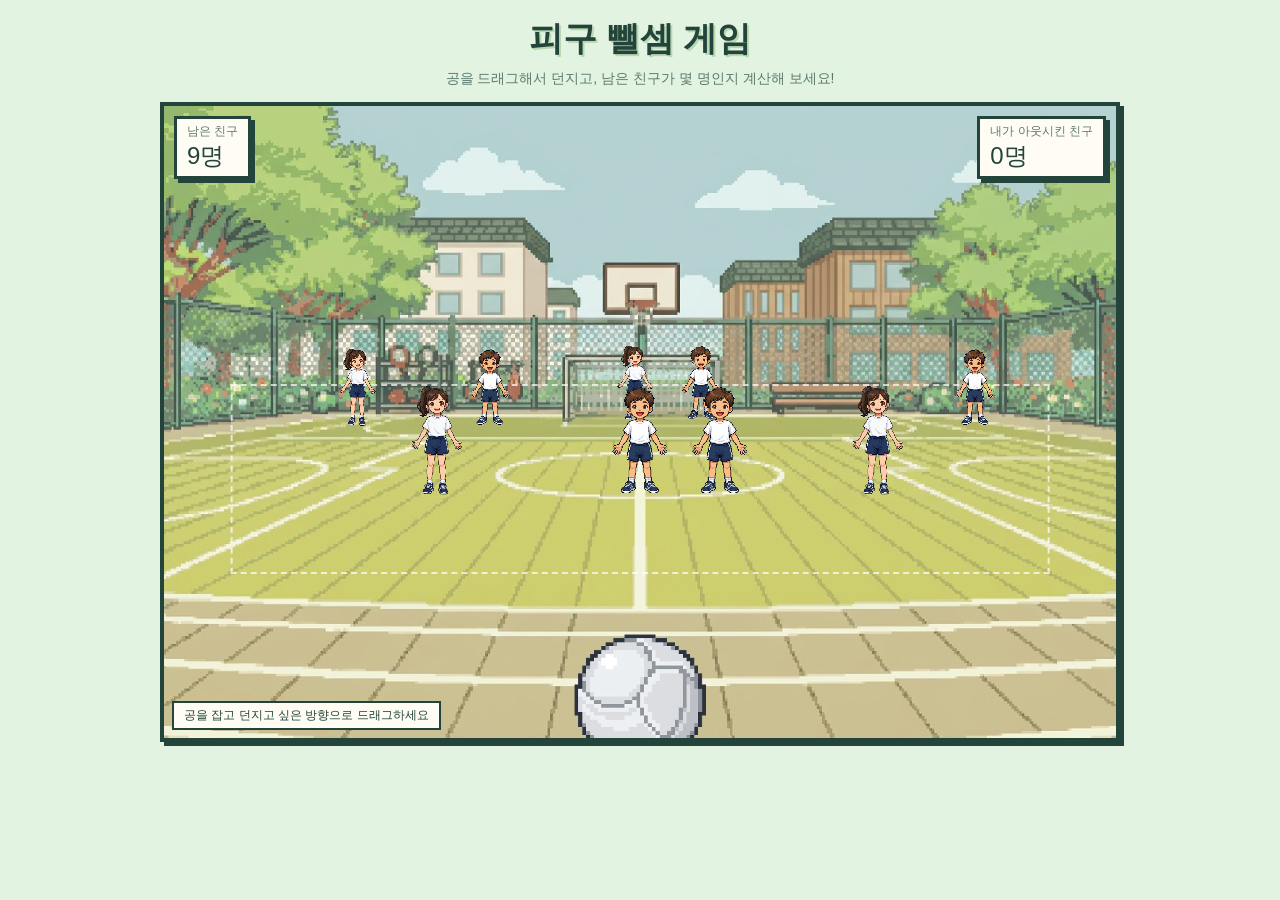
<file: games/dodgeball/index.html>
<!doctype html>
<html lang="ko">
<head>
  <meta charset="utf-8">
  <meta name="viewport" content="width=device-width,initial-scale=1,maximum-scale=1,user-scalable=no">
  <title>피구 뺄셈 게임 | 공 던지고 남은 친구 세기</title>
  <!--
    피구 뺄셈 게임 (hangeoleumdodgeball의 DodgeballGame.tsx를 빌드 없이 돌아가도록 옮긴 것)
    공을 드래그해 상대편 친구를 맞히고, 남은 친구 수를 계산해 입력하면 다음 공을 던질 수 있어요.
  -->
  <style>
    :root { --bg: #e3f3e1; --ink: #23443a; --soft: #5d7a70; --card: #fffdf3; --line: #23443a; --main: #1f7a66; --no: #c8443c; --second: #cfe9c6; }
    * { box-sizing: border-box; }
    html, body { margin: 0; min-height: 100%; background: var(--bg); color: var(--ink); font-family: 'Jua', 'Gowun Dodum', 'Apple SD Gothic Neo', sans-serif; }
    button, input { font: inherit; color: inherit; }
    main { padding: 16px 10px 24px; }
    header { text-align: center; margin: 0 auto 14px; max-width: 960px; }
    h1 { margin: 0; font-size: clamp(22px, 5vw, 34px); text-shadow: 2px 2px 0 #b9d8b0; }
    header p { margin: 8px 0 0; font-size: 14px; color: var(--soft); }
    .game { margin: 0 auto; width: 100%; max-width: 960px; }
    .game img { image-rendering: pixelated; }
    .field { position: relative; width: 100%; aspect-ratio: 3 / 2; overflow: hidden; border: 4px solid var(--line); box-shadow: 4px 4px 0 var(--line); touch-action: none; user-select: none; -webkit-user-select: none; }
    .field > img, .field > svg, .field > .zone { position: absolute; pointer-events: none; }
    .court { inset: 0; width: 100%; height: 100%; object-fit: cover; }
    .zone { left: 50%; top: 44%; width: 86%; height: 30%; transform: translateX(-50%); border: 2px dashed rgba(255, 255, 255, .7); }
    .kid { transform-origin: bottom; transition: opacity .5s; }
    .aim { inset: 0; width: 100%; height: 100%; }
    .panel { border: 3px solid var(--line); box-shadow: 4px 4px 0 var(--line); background: var(--card); }
    .hud { position: absolute; inset: 0 0 auto; display: flex; justify-content: space-between; gap: 8px; padding: 10px; pointer-events: none; }
    .hud .panel { padding: 4px 10px; }
    .hud small { display: block; font-size: 12px; color: var(--soft); }
    .hud b { font-size: 24px; font-weight: 400; }
    .tip { position: absolute; left: 8px; bottom: 8px; max-width: 70%; margin: 0; padding: 4px 10px; border: 2px solid var(--line); background: var(--card); font-size: 12px; pointer-events: none; }
    .toast { position: absolute; top: 50%; left: 50%; transform: translate(-50%, -50%); width: max-content; max-width: 90%; margin: 0; padding: 12px 16px; text-align: center; font-size: 16px; pointer-events: none; }
    /* 좁은 화면에서도 문제 창이 잘리지 않게 화면 전체를 덮어요. */
    .cover { position: fixed; inset: 0; z-index: 5; display: flex; align-items: center; justify-content: center; padding: 10px; background: rgba(35, 68, 58, .5); }
    .cover .panel { width: 100%; max-width: 480px; max-height: 100%; overflow: auto; padding: 14px; text-align: center; }
    .cover h2 { margin: 4px 0 0; font-size: 21px; font-weight: 400; }
    .lead { margin: 0; font-size: 14px; color: var(--main); }
    .lineup { display: flex; flex-wrap: wrap; align-items: flex-end; justify-content: center; gap: 4px; margin-top: 10px; padding: 8px; border: 2px solid var(--line); background: var(--second); }
    .lineup span { position: relative; width: 36px; height: 64px; }
    .lineup img { width: 100%; height: 100%; object-fit: contain; }
    .lineup .hit img { opacity: .35; transform: rotate(-25deg) translateY(6px); filter: grayscale(1); }
    .lineup .hit::after { content: '✕'; position: absolute; inset: 0; display: flex; align-items: center; justify-content: center; font-size: 26px; color: var(--no); }
    .note { margin: 6px 0 0; font-size: 12px; color: var(--soft); }
    .sum { margin: 10px 0 0; font-size: 26px; }
    .answer { margin-top: 10px; width: 128px; padding: 8px 16px; border: 2px solid var(--line); background: #fff; text-align: center; font-size: 26px; outline: none; }
    .answer:focus { border-color: var(--main); }
    .wrong { margin: 8px 0 0; font-size: 14px; color: var(--no); }
    .btn { display: block; width: 100%; margin-top: 10px; padding: 12px; border: 2px solid var(--line); box-shadow: 4px 4px 0 var(--line); background: var(--main); color: #fff; font-size: 17px; cursor: pointer; }
    .btn:active { transform: translate(2px, 2px); box-shadow: none; }
    @media (prefers-reduced-motion: reduce) { .kid { transition: none; } }
  </style>
</head>
<body>
  <main>
    <header>
      <h1>피구 뺄셈 게임</h1>
      <p>공을 드래그해서 던지고, 남은 친구가 몇 명인지 계산해 보세요!</p>
    </header>
    <div class="game"><div class="field" id="field"></div></div>
  </main>

  <script>
    // 앞줄/뒷줄에 겹치게 배치 + 좌우로 움직이는 범위
    const LAYOUT = [
      { x: 24, y: 51, vx: 0.16, minX: 18, maxX: 40 },
      { x: 28, y: 51, vx: -0.12, minX: 20, maxX: 42 },
      { x: 50, y: 50, vx: 0.1, minX: 44, maxX: 62 },
      { x: 54, y: 50, vx: -0.18, minX: 46, maxX: 64 },
      { x: 78, y: 51, vx: 0.14, minX: 70, maxX: 86 },
      { x: 32, y: 62, vx: -0.2, minX: 24, maxX: 46 },
      { x: 36, y: 62, vx: 0.22, minX: 26, maxX: 50 },
      { x: 64, y: 62, vx: 0.17, minX: 56, maxX: 82 },
      { x: 68, y: 62, vx: -0.15, minX: 58, maxX: 84 },
    ];
    const BALL_HOME = { x: 50, y: 94 };
    const depthScale = (y) => 0.42 + ((y - 46) / 26) * 0.5;
    const clampScale = (y) => Math.max(0.3, Math.min(1.25, depthScale(y)));
    const makeKids = () => LAYOUT.map((p, i) => ({ ...p, id: i, img: i % 2 === 0 ? 'kid1.png' : 'kid2.png', out: false }));

    const field = document.getElementById('field');
    const S = { kids: makeKids(), ball: { ...BALL_HOME }, aim: null, phase: 'aim', outCount: 0, quiz: null, feedback: null, toast: null };
    let toastTimer = null;

    /* ---------- 그리기: 코트·친구·공은 한 번 만들고 위치만 바꿔요 ---------- */
    field.innerHTML = `
      <img class="court" src="court.jpg" alt="햇살 가득한 학교 운동장 피구 코트" draggable="false">
      <div class="zone"></div>
      ${S.kids.map((k) => `<img class="kid" data-kid="${k.id}" src="${k.img}" alt="상대편 친구" draggable="false">`).join('')}
      <svg class="aim" viewBox="0 0 100 100" preserveAspectRatio="none"><line id="aim-line" stroke="#fff" stroke-width="0.6" stroke-dasharray="2 2" visibility="hidden"/></svg>
      <img id="ball" src="ball.png" alt="피구공" draggable="false">
      <div class="hud">
        <div class="panel"><small>남은 친구</small><b id="alive"></b></div>
        <div class="panel"><small>내가 아웃시킨 친구</small><b id="outs"></b></div>
      </div>
      <div id="layer"></div>`;
    const kidEls = [...field.querySelectorAll('.kid')];
    const ballEl = document.getElementById('ball');
    const aimLine = document.getElementById('aim-line');
    const layer = document.getElementById('layer');

    function paintSprites() {
      S.kids.forEach((k, i) => {
        const s = depthScale(k.y);
        const el = kidEls[i];
        el.style.left = k.x + '%';
        el.style.top = k.y + '%';
        el.style.width = 11 * s + '%';
        el.style.transform = `translate(-50%, -100%) scale(${k.out ? 0.4 : 1}) rotate(${k.out ? -75 : 0}deg)`;
        el.style.opacity = k.out ? 0 : 1;
      });
      ballEl.style.cssText = `position:absolute;pointer-events:none;left:${S.ball.x}%;top:${S.ball.y}%;width:${13 * clampScale(S.ball.y)}%;transform:translate(-50%,-50%)`;
      if (S.aim) {
        aimLine.setAttribute('x1', BALL_HOME.x); aimLine.setAttribute('y1', BALL_HOME.y);
        aimLine.setAttribute('x2', S.aim.x); aimLine.setAttribute('y2', S.aim.y);
      }
      aimLine.setAttribute('visibility', S.aim ? 'visible' : 'hidden');
    }

    function paintLayer() {
      const alive = S.kids.filter((k) => !k.out);
      document.getElementById('alive').textContent = alive.length + '명';
      document.getElementById('outs').textContent = S.outCount + '명';
      let html = '';
      if (S.phase === 'aim') html += '<p class="tip">공을 잡고 던지고 싶은 방향으로 드래그하세요</p>';
      if (S.toast) html += `<p class="toast panel">${S.toast}</p>`;
      if (S.phase === 'quiz' && S.quiz) {
        const n = S.quiz.hitIds.length;
        html += `<div class="cover"><div class="panel">
          <p class="lead">공이 ${n === 1 ? '명중' : n + '명에게 명중'}했어요!</p>
          <h2>몇 명이 남았을까요?</h2>
          <div class="lineup">${alive.map((k) => `<span class="${S.quiz.hitIds.includes(k.id) ? 'hit' : ''}"><img src="${k.img}" alt="${S.quiz.hitIds.includes(k.id) ? '아웃되는 친구' : '남는 친구'}"></span>`).join('')}</div>
          <p class="note">✕ 표시된 ${n}명이 코트 밖으로 나가요</p>
          <p class="sum">${S.quiz.before} − ${n} = ?</p>
          <input class="answer" id="answer" inputmode="numeric" placeholder="?" aria-label="남은 친구 수" autocomplete="off">
          ${S.feedback ? `<p class="wrong">${S.feedback}</p>` : ''}
          <button class="btn" id="submit">정답 확인하고 공 받기</button>
        </div></div>`;
      }
      if (S.phase === 'done') {
        html += `<div class="cover"><div class="panel">
          <h2>전부 아웃! 우리 팀 승리 🎉</h2>
          <p class="note" style="font-size:15px">${S.outCount}명을 맞히고 계산도 모두 맞혔어요.</p>
          <button class="btn" id="reset">다시 하기</button>
        </div></div>`;
      }
      layer.innerHTML = html;
      const input = document.getElementById('answer');
      if (input) input.focus();
    }

    function setToast(msg) {
      S.toast = msg;
      clearTimeout(toastTimer);
      toastTimer = setTimeout(() => { S.toast = null; paintLayer(); }, 1800);
    }

    /* ---------- 아이들이 좌우로 움직임 ---------- */
    (function tick() {
      if (S.phase === 'aim' || S.phase === 'fly') {
        S.kids.forEach((k) => {
          if (k.out) return;
          k.x += k.vx;
          if (k.x < k.minX) { k.x = k.minX; k.vx = -k.vx; }
          else if (k.x > k.maxX) { k.x = k.maxX; k.vx = -k.vx; }
        });
        paintSprites();
      }
      requestAnimationFrame(tick);
    })();

    /* ---------- 공 던지기 ---------- */
    function throwBall(dirX, dirY) {
      const len = Math.hypot(dirX, dirY) || 1;
      const speed = 1.55;
      const vx = (dirX / len) * speed;
      let vy = (dirY / len) * speed;
      if (vy > -0.2) vy = -0.2;
      let x = BALL_HOME.x, y = BALL_HOME.y;
      S.phase = 'fly';
      paintLayer();

      const inBody = (k, px, py) => {
        const ks = depthScale(k.y);
        const halfW = 6.5 * ks;
        return px > k.x - halfW && px < k.x + halfW && py < k.y + 2 && py > k.y - 26 * ks;
      };

      (function step() {
        x += vx; y += vy;
        S.ball = { x, y };
        const s = clampScale(y);
        const direct = S.kids.filter((k) => !k.out && inBody(k, x, y) && Math.abs(s - depthScale(k.y)) < 0.35);
        // 겹쳐 서 있는 친구들은 공 하나로 함께 맞아요
        const hits = direct.length
          ? S.kids.filter((k) => !k.out && direct.some((d) =>
              Math.abs(k.x - d.x) < 6.5 * (depthScale(k.y) + depthScale(d.y)) * 0.5 + 2 && Math.abs(k.y - d.y) < 6))
          : [];

        if (hits.length) {
          S.quiz = { before: S.kids.filter((k) => !k.out).length, hitIds: hits.map((h) => h.id) };
          S.feedback = null;
          S.phase = 'quiz';
          paintSprites();
          return paintLayer();
        }
        if (y < 42 || x < -5 || x > 105) {
          S.ball = { ...BALL_HOME };
          S.phase = 'aim';
          setToast('아쉽다! 빗나갔어요. 다시 던져볼까요?');
          paintSprites();
          return paintLayer();
        }
        requestAnimationFrame(step);
      })();
    }

    const toPct = (e) => {
      const r = field.getBoundingClientRect();
      return { x: ((e.clientX - r.left) / r.width) * 100, y: ((e.clientY - r.top) / r.height) * 100 };
    };
    field.addEventListener('pointerdown', (e) => {
      if (S.phase !== 'aim') return;
      S.aim = toPct(e);
    });
    field.addEventListener('pointermove', (e) => {
      if (S.phase !== 'aim' || !S.aim) return;
      S.aim = toPct(e);
    });
    const release = () => {
      if (S.phase !== 'aim' || !S.aim) return;
      const dx = S.aim.x - BALL_HOME.x, dy = S.aim.y - BALL_HOME.y;
      S.aim = null;
      if (Math.hypot(dx, dy) < 6) return;
      throwBall(dx, dy);
    };
    field.addEventListener('pointerup', release);
    field.addEventListener('pointercancel', () => { S.aim = null; });

    /* ---------- 계산 문제 ---------- */
    function submit() {
      if (!S.quiz) return;
      const input = document.getElementById('answer');
      const n = S.quiz.hitIds.length;
      const correct = S.quiz.before - n;
      if (input.value !== '' && Number(input.value) === correct) {
        S.kids.forEach((k) => { if (S.quiz.hitIds.includes(k.id)) k.out = true; });
        S.outCount += n;
        S.quiz = null;
        S.ball = { ...BALL_HOME };
        S.phase = correct === 0 ? 'done' : 'aim';
        if (correct !== 0) setToast('정답! 공을 한 번 더 던질 수 있어요.');
      } else {
        S.feedback = '다시 세어볼까요? 아웃된 친구를 빼면 몇 명일까요?';
      }
      paintSprites();
      paintLayer();
    }

    layer.addEventListener('click', (e) => {
      if (e.target.id === 'submit') return submit();
      if (e.target.id === 'reset') {
        Object.assign(S, { kids: makeKids(), outCount: 0, ball: { ...BALL_HOME }, quiz: null, phase: 'aim' });
        paintSprites();
        paintLayer();
      }
    });
    layer.addEventListener('input', (e) => {
      if (e.target.id === 'answer') e.target.value = e.target.value.replace(/\D/g, '');
    });
    layer.addEventListener('keydown', (e) => {
      if (e.target.id === 'answer' && e.key === 'Enter') submit();
    });
    // 문제 창 위를 누를 때 조준이 시작되지 않게 해요.
    layer.addEventListener('pointerdown', (e) => e.stopPropagation());

    paintSprites();
    paintLayer();
  </script>
</body>
</html>
</file>
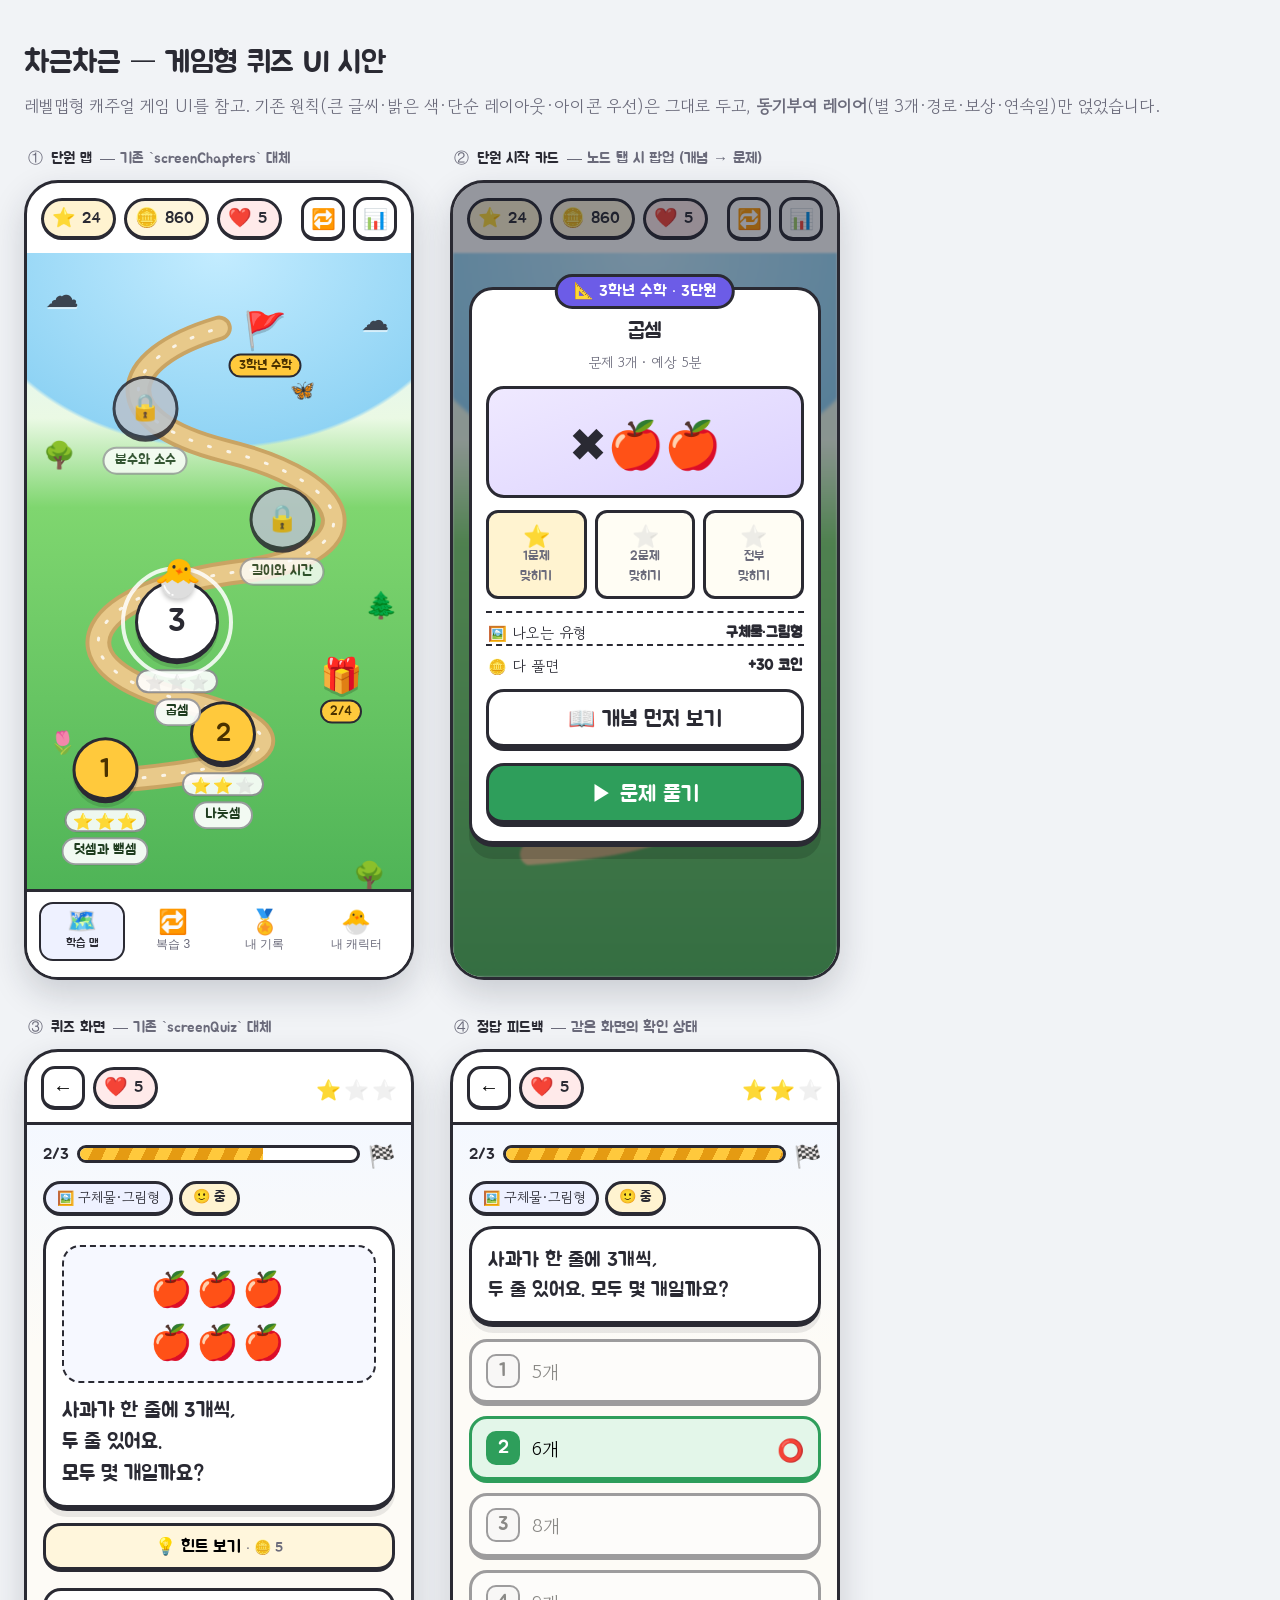
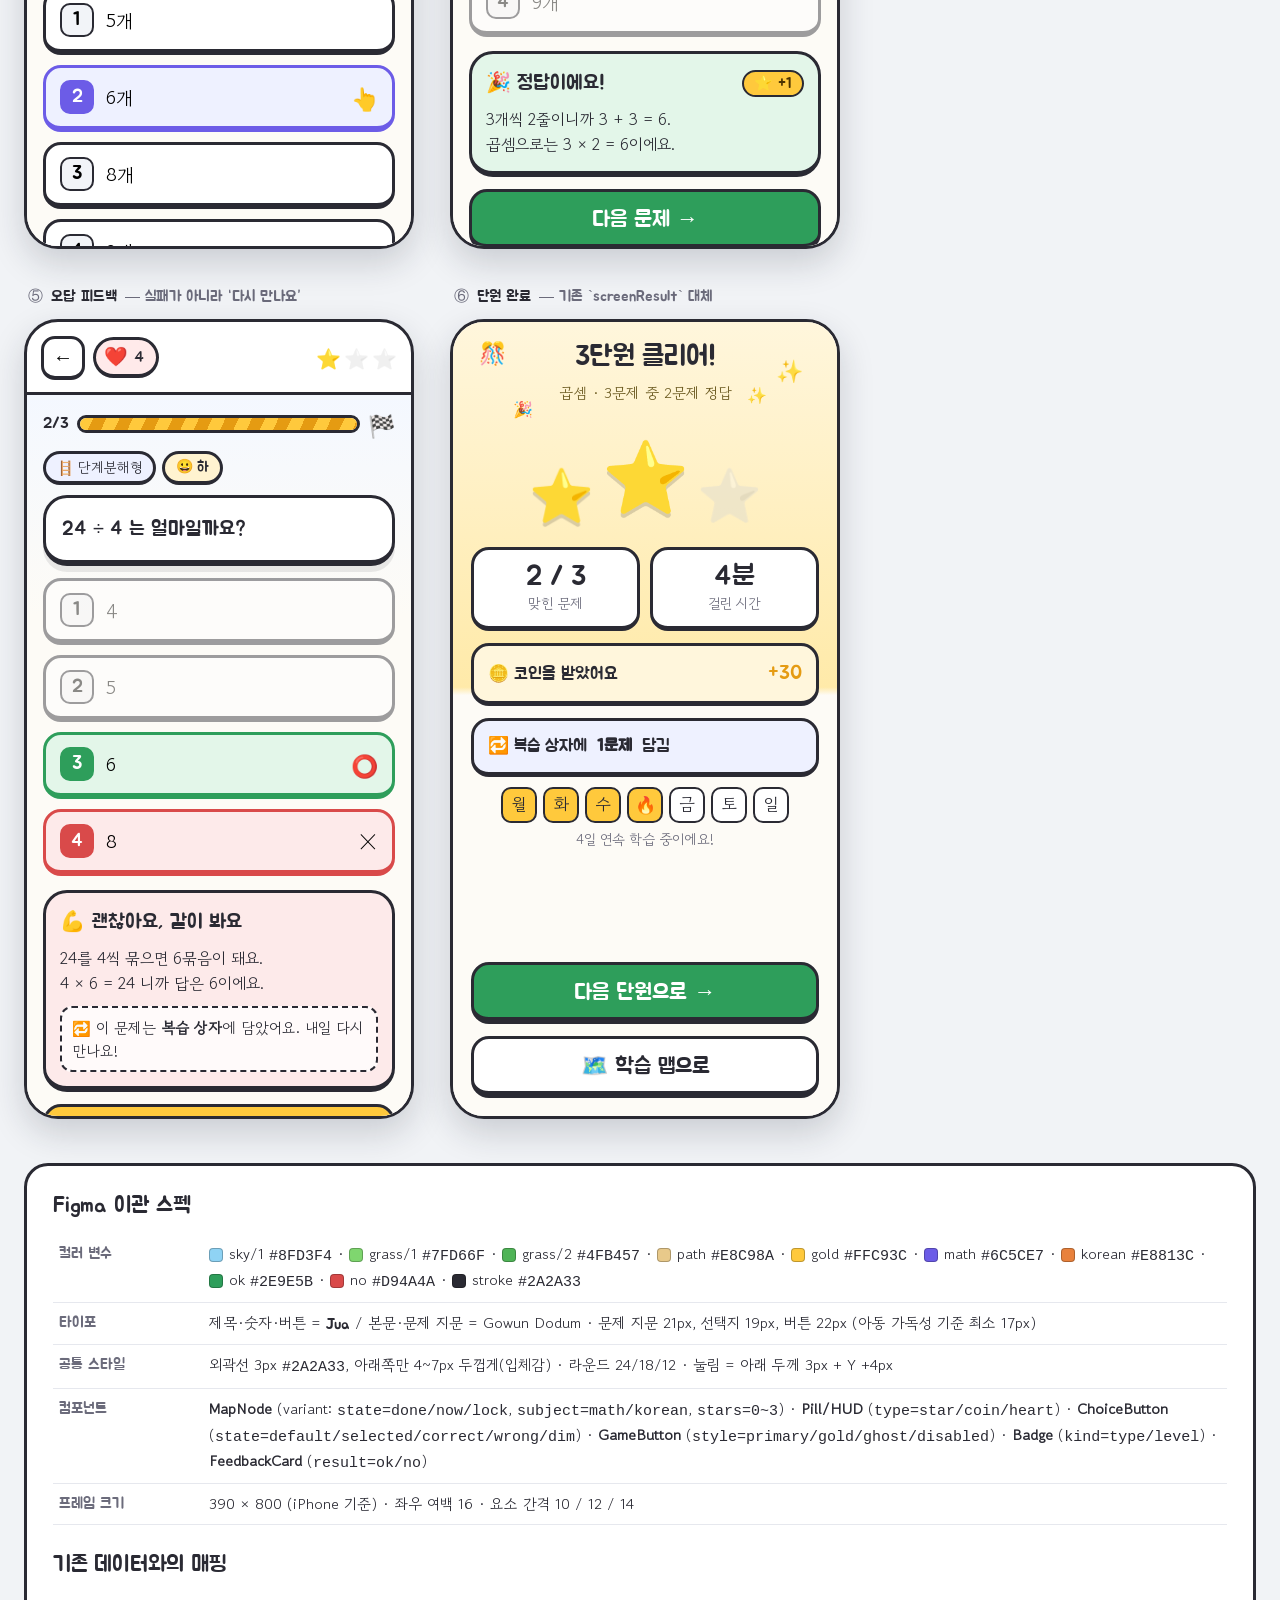
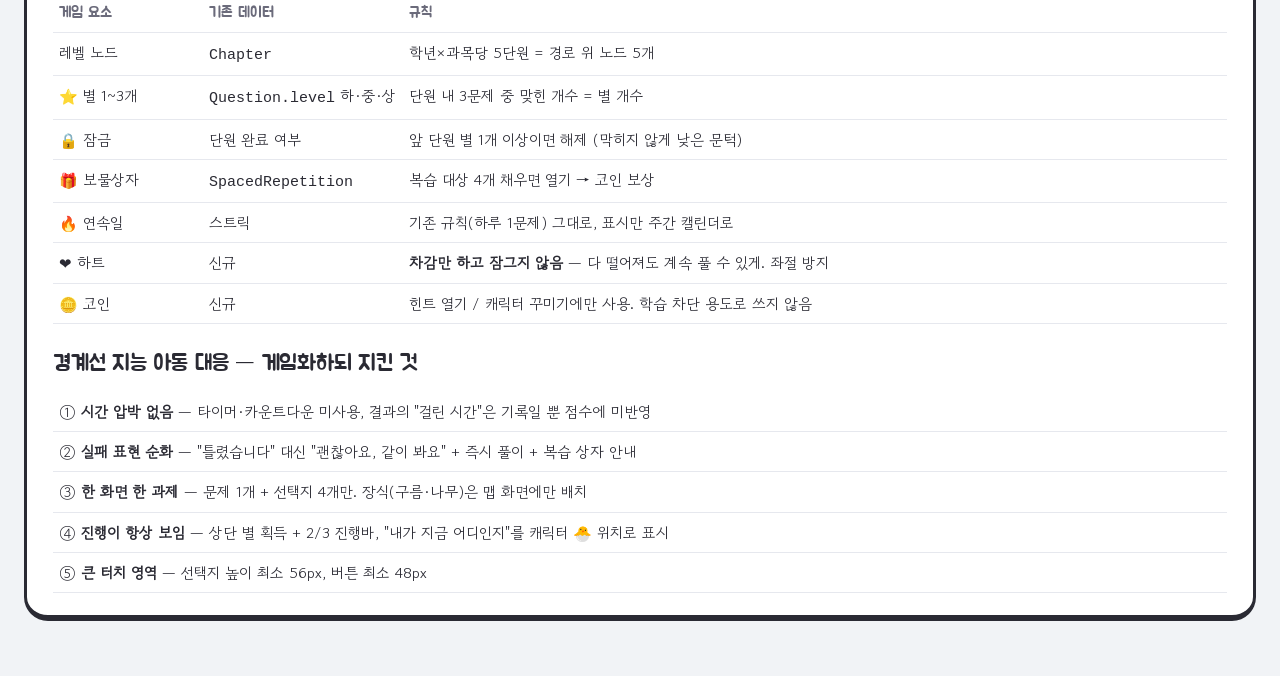
<file: design/quiz-ui-mockup.html>
<!DOCTYPE html>
<html lang="ko">
<head>
<meta charset="UTF-8" />
<meta name="viewport" content="width=device-width, initial-scale=1.0" />
<title>차근차근 · 게임형 퀴즈 UI 시안</title>
<link rel="preconnect" href="https://fonts.googleapis.com" />
<link rel="preconnect" href="https://fonts.gstatic.com" crossorigin />
<link href="https://fonts.googleapis.com/css2?family=Gowun+Dodum&family=Jua&display=swap" rel="stylesheet" />
<style>
/* =======================================================================
 * 차근차근 — 게임형 퀴즈 UI 시안 (Figma 이관용 스펙 겸 목업)
 * 참고: 레벨맵형 캐주얼 게임 UI (구불구불 경로 + 별 3개 + 보물상자 + HUD)
 * 원칙 유지: 큰 글씨 / 밝은 색 / 단순 레이아웃 / 텍스트 최소·아이콘 최대
 * ===================================================================== */
:root{
  /* --- 기존 앱 토큰 계승 --- */
  --ink:#2a2a33; --ink-soft:#6b6b7b; --surface:#ffffff;
  --math:#6c5ce7; --korean:#e8813c;
  --ok:#2e9e5b; --no:#d94a4a; --warn:#e0a020;

  /* --- 게임 레이어 신규 토큰 --- */
  --sky-1:#8fd3f4; --sky-2:#c3ecff;
  --grass-1:#7fd66f; --grass-2:#4fb457;
  --path:#e8c98a; --path-line:#c9a463;
  --gold:#ffc93c; --gold-deep:#e59b12;
  --node:#ffffff; --node-lock:#b9c2cc;
  --panel:#ffffff; --panel-line:#2a2a33;

  /* 두꺼운 외곽선 + 아래쪽 두께 = 게임 버튼의 핵심 */
  --stroke:3px solid var(--panel-line);
  --r-lg:24px; --r-md:18px; --r-sm:12px;
}
*{box-sizing:border-box}
body{
  margin:0; padding:40px 24px 64px;
  background:#f1f3f6;
  font-family:'Gowun Dodum','Apple SD Gothic Neo',system-ui,sans-serif;
  color:var(--ink); font-size:17px; line-height:1.55;
}
h1,h2,h3,.jua{font-family:'Jua','Gowun Dodum',sans-serif; font-weight:400; letter-spacing:-.01em}

/* ---------------- 캔버스 / 아트보드 ---------------- */
.canvas-head{max-width:1740px; margin:0 auto 28px}
.canvas-head h1{font-size:30px; margin:0 0 6px}
.canvas-head p{margin:0; color:var(--ink-soft)}
.board-row{
  display:flex; gap:36px; align-items:flex-start;
  max-width:1740px; margin:0 auto; flex-wrap:wrap;
}
.board{width:390px}
.board-label{
  font-family:'Jua',sans-serif; font-size:15px; color:var(--ink-soft);
  margin:0 0 10px 4px; display:flex; align-items:center; gap:8px;
}
.board-label b{color:var(--ink); font-weight:400}
.frame{
  width:390px; height:800px; border-radius:34px; overflow:hidden;
  border:var(--stroke); background:var(--surface);
  box-shadow:0 14px 34px rgba(30,35,50,.18);
  position:relative; display:flex; flex-direction:column;
}

/* ---------------- 공통: HUD ---------------- */
.hud{
  position:relative; z-index:5; flex:0 0 auto;
  display:flex; align-items:center; gap:8px; padding:14px 14px 12px;
}
.pill{
  display:flex; align-items:center; gap:6px;
  background:var(--surface); border:var(--stroke); border-bottom-width:4px;
  border-radius:999px; padding:5px 12px 5px 8px;
  font-family:'Jua',sans-serif; font-size:16px; white-space:nowrap;
}
.pill .ico{font-size:19px; line-height:1}
.pill.gold{background:#fff6dc}
.pill.heart{background:#ffeaea}
.pill.star{background:#fff3d0}
.hud-spacer{flex:1}
.hud-btn{
  width:44px; height:44px; border-radius:14px; display:grid; place-items:center;
  background:var(--surface); border:var(--stroke); border-bottom-width:4px;
  font-size:20px; cursor:pointer;
}

/* ---------------- ① 단원 맵 ---------------- */
.map{
  flex:1; position:relative; overflow:hidden;
  background:
    radial-gradient(120% 55% at 50% 0%, var(--sky-2) 0%, var(--sky-1) 55%, transparent 56%),
    linear-gradient(180deg,#dff3ff 0%, #eaf9e4 26%, var(--grass-1) 40%, var(--grass-2) 100%);
}
.map .cloud{position:absolute; font-size:34px; opacity:.85; filter:drop-shadow(0 2px 0 rgba(255,255,255,.7))}
.map .deco{position:absolute; font-size:26px}
.map svg.path{position:absolute; inset:0; width:100%; height:100%}

.node{
  position:absolute; transform:translate(-50%,-50%);
  display:flex; flex-direction:column; align-items:center; gap:5px;
  text-align:center; cursor:pointer;
}
.node .disc{
  width:66px; height:66px; border-radius:50%;
  border:var(--stroke); border-bottom-width:6px;
  background:var(--node); display:grid; place-items:center;
  font-family:'Jua',sans-serif; font-size:26px; line-height:1;
  box-shadow:0 4px 0 rgba(0,0,0,.12);
}
.node .disc small{display:block; font-size:11px; color:var(--ink-soft); margin-top:1px}
.node.math .disc{background:#efe9ff}
.node.korean .disc{background:#ffeedd}
.node.done .disc{background:var(--gold); color:#4a3200}
.node.lock .disc{background:var(--node-lock); color:#fff; box-shadow:none}
.node.lock{opacity:.85}

/* 현재 위치 노드 — 확대 + 펄스 링 + 캐릭터 */
.node.now .disc{width:84px; height:84px; font-size:32px; background:#fff}
.node.now::before{
  content:''; position:absolute; top:42px; left:50%; width:104px; height:104px;
  transform:translate(-50%,-50%); border-radius:50%;
  border:4px solid rgba(255,255,255,.85); animation:pulse 1.8s ease-out infinite;
}
@keyframes pulse{
  0%{transform:translate(-50%,-50%) scale(.82); opacity:.95}
  100%{transform:translate(-50%,-50%) scale(1.22); opacity:0}
}
.node .avatar{position:absolute; top:-34px; font-size:38px; filter:drop-shadow(0 3px 2px rgba(0,0,0,.2))}

.stars{display:flex; gap:2px; font-size:16px; line-height:1;
  background:rgba(255,255,255,.9); border-radius:999px; padding:2px 7px;
  border:2px solid rgba(42,42,51,.5);
}
.stars .off{filter:grayscale(1); opacity:.45}
.node .name{
  font-family:'Jua',sans-serif; font-size:14px; color:#1f3d1f;
  background:rgba(255,255,255,.92); border-radius:999px; padding:1px 10px;
  border:2px solid rgba(42,42,51,.45); max-width:118px;
}

.chest{position:absolute; transform:translate(-50%,-50%); text-align:center}
.chest .box{
  font-size:34px; filter:drop-shadow(0 3px 0 rgba(0,0,0,.18));
  animation:bob 2.4s ease-in-out infinite;
}
@keyframes bob{0%,100%{transform:translateY(0)}50%{transform:translateY(-5px)}}
.chest .cnt{
  font-family:'Jua',sans-serif; font-size:13px; color:#4a3200;
  background:var(--gold); border:2px solid var(--panel-line); border-radius:999px; padding:0 8px;
}

/* 하단 탭바 */
.tabbar{
  flex:0 0 auto; display:flex; gap:6px; padding:10px 12px 16px;
  background:var(--surface); border-top:var(--stroke);
}
.tab{
  flex:1; display:flex; flex-direction:column; align-items:center; gap:2px;
  padding:6px 0; border-radius:14px; font-size:12px; color:var(--ink-soft);
  border:2px solid transparent; background:none; cursor:pointer;
}
.tab .ti{font-size:24px; line-height:1}
.tab.on{background:#eef1ff; border-color:var(--panel-line); color:var(--ink); font-family:'Jua',sans-serif}

/* ---------------- ② 단원 카드(팝업) ---------------- */
.scrim{position:absolute; inset:0; background:rgba(20,26,40,.45); z-index:8}
.sheet{
  position:absolute; z-index:9; left:16px; right:16px; top:104px;
  background:var(--panel); border:var(--stroke); border-bottom-width:6px;
  border-radius:var(--r-lg); padding:14px; box-shadow:0 12px 0 rgba(0,0,0,.15);
}
.sheet-tag{
  position:absolute; top:-16px; left:50%; transform:translateX(-50%);
  background:var(--math); color:#fff; border:var(--stroke); border-radius:999px;
  padding:2px 16px; font-family:'Jua',sans-serif; font-size:16px; white-space:nowrap;
}
.sheet h3{margin:10px 0 4px; font-size:22px; text-align:center}
.sheet .sub{margin:0 0 12px; text-align:center; color:var(--ink-soft); font-size:14px}
.preview{
  height:112px; border-radius:var(--r-md); border:var(--stroke);
  background:linear-gradient(160deg,#efe9ff,#dcd2ff);
  display:grid; place-items:center; font-size:46px; margin-bottom:12px;
}
.star-goals{display:flex; gap:8px; margin-bottom:12px}
.goal{
  flex:1; text-align:center; border:var(--stroke); border-radius:var(--r-sm);
  padding:8px 4px; background:#fffdf4;
}
.goal.hit{background:#fff3d0}
.goal .g-star{font-size:22px; line-height:1.2}
.goal .g-star.off{filter:grayscale(1); opacity:.4}
.goal .g-lab{font-family:'Jua',sans-serif; font-size:13px; color:var(--ink-soft)}
.rowline{
  display:flex; justify-content:space-between; align-items:center;
  border-top:2px dashed var(--panel-line); padding:8px 2px 0; font-size:15px;
}
.rowline b{font-family:'Jua',sans-serif}

/* ---------------- 공통: 큰 버튼 ---------------- */
.btn-game{
  display:block; width:100%; text-align:center; cursor:pointer;
  font-family:'Jua',sans-serif; font-size:22px; color:#fff;
  background:var(--ok); border:var(--stroke); border-bottom-width:7px;
  border-radius:var(--r-md); padding:13px 0 11px; margin-top:12px;
}
.btn-game:active{border-bottom-width:3px; transform:translateY(4px)}
.btn-game.gold{background:var(--gold); color:#4a3200}
.btn-game.ghost{background:var(--surface); color:var(--ink)}
.btn-game[disabled]{background:#cdd3da; color:#fff; cursor:not-allowed; border-bottom-width:7px}

/* ---------------- ③ 퀴즈 화면 ---------------- */
.quiz{
  flex:1; overflow:auto; padding:0 16px 18px;
  background:linear-gradient(180deg,#f4f8ff 0%, #fdfbf6 220px);
}
.qbar{display:flex; align-items:center; gap:8px; margin-bottom:10px}
.qbar .track{
  flex:1; height:18px; border-radius:999px; background:#fff;
  border:var(--stroke); overflow:hidden;
}
.qbar .fill{
  height:100%; width:66%;
  background:repeating-linear-gradient(115deg,var(--gold) 0 12px,var(--gold-deep) 12px 24px);
}
.qbar .cnt{font-family:'Jua',sans-serif; font-size:16px}
.qstars{display:flex; gap:3px; font-size:20px}
.qstars .off{filter:grayscale(1); opacity:.35}

.badges{display:flex; gap:6px; flex-wrap:wrap; margin-bottom:10px}
.badge{
  border:var(--stroke); border-bottom-width:4px; border-radius:999px;
  padding:3px 11px; font-size:14px; background:var(--surface); white-space:nowrap;
}
.badge.type{background:#eef1ff}
.badge.lv{background:#fff3d0; font-family:'Jua',sans-serif}

.qcard{
  border:var(--stroke); border-bottom-width:6px; border-radius:var(--r-lg);
  background:var(--surface); padding:16px; box-shadow:0 6px 0 rgba(0,0,0,.08);
}
.qcard .visual{
  font-size:34px; letter-spacing:4px; text-align:center;
  background:#f6f8ff; border:2px dashed var(--panel-line);
  border-radius:var(--r-md); padding:14px; margin-bottom:12px;
}
.qcard .qtext{margin:0; font-size:21px; font-family:'Jua',sans-serif; line-height:1.5}

.hint-btn{
  margin:12px 0 4px; width:100%; cursor:pointer;
  background:#fff6dc; border:var(--stroke); border-bottom-width:5px;
  border-radius:var(--r-md); padding:10px; font-family:'Jua',sans-serif; font-size:17px;
}
.hint-btn .cost{font-size:14px; color:var(--ink-soft)}

.choices{display:grid; gap:10px; margin-top:12px}
.choice{
  display:flex; align-items:center; gap:12px; text-align:left; cursor:pointer;
  background:var(--surface); border:var(--stroke); border-bottom-width:6px;
  border-radius:var(--r-md); padding:12px 14px; font-size:19px; font-family:inherit;
}
.choice .no{
  flex:0 0 auto; width:34px; height:34px; border-radius:10px;
  border:2px solid var(--panel-line); display:grid; place-items:center;
  font-family:'Jua',sans-serif; background:#f2f4f8;
}
.choice .mark{margin-left:auto; font-size:22px}
.choice.sel{background:#eef1ff; border-color:var(--math)}
.choice.sel .no{background:var(--math); color:#fff; border-color:var(--math)}
.choice.correct{background:#e3f6e9; border-color:var(--ok)}
.choice.correct .no{background:var(--ok); color:#fff; border-color:var(--ok)}
.choice.wrong{background:#fdeaea; border-color:var(--no)}
.choice.wrong .no{background:var(--no); color:#fff; border-color:var(--no)}
.choice.dim{opacity:.45}

.feedback{
  margin-top:14px; border:var(--stroke); border-bottom-width:6px; border-radius:var(--r-lg);
  padding:14px; background:#e3f6e9;
}
.feedback.no{background:#fdeaea}
.fb-head{font-family:'Jua',sans-serif; font-size:20px; display:flex; align-items:center; gap:8px}
.fb-head .reward{
  margin-left:auto; background:var(--gold); border:2px solid var(--panel-line);
  border-radius:999px; padding:0 10px; font-size:15px; color:#4a3200;
}
.feedback p{margin:8px 0 0; font-size:16px}
.fb-note{
  margin-top:10px; background:rgba(255,255,255,.75); border:2px dashed var(--panel-line);
  border-radius:var(--r-sm); padding:8px 10px; font-size:15px;
}

/* ---------------- ④ 결과 화면 ---------------- */
.result{
  flex:1; overflow:hidden; position:relative; padding:8px 18px 18px;
  background:linear-gradient(180deg,#fff6dc 0%, #ffeaa9 46%, #fdfbf6 47%, #fdfbf6 100%);
  display:flex; flex-direction:column;
}
.confetti{position:absolute; font-size:22px; opacity:.9}
.result h2{margin:6px 0 2px; text-align:center; font-size:28px}
.result .rsub{margin:0 0 10px; text-align:center; color:#6b5a20; font-size:15px}
.bigstars{display:flex; justify-content:center; align-items:flex-end; gap:8px; margin:4px 0 14px}
.bigstars span{font-size:52px; filter:drop-shadow(0 4px 0 rgba(0,0,0,.15))}
.bigstars span.mid{font-size:70px; margin-bottom:6px}
.bigstars span.off{filter:grayscale(1); opacity:.35}
.rgrid{display:grid; grid-template-columns:1fr 1fr; gap:10px}
.rbox{
  border:var(--stroke); border-bottom-width:5px; border-radius:var(--r-md);
  background:var(--surface); padding:12px; text-align:center;
}
.rbox .rnum{font-family:'Jua',sans-serif; font-size:28px; line-height:1.1}
.rbox .rlab{font-size:14px; color:var(--ink-soft)}
.reward-bar{
  margin-top:12px; border:var(--stroke); border-bottom-width:5px; border-radius:var(--r-md);
  background:#fff6dc; padding:12px 14px; display:flex; align-items:center; gap:10px;
  font-family:'Jua',sans-serif; font-size:17px;
}
.reward-bar .plus{margin-left:auto; color:var(--gold-deep); font-size:20px}
.streak{
  margin-top:10px; display:flex; gap:6px; justify-content:center;
}
.streak i{
  font-style:normal; width:36px; height:36px; border-radius:10px; display:grid; place-items:center;
  border:2px solid var(--panel-line); background:#fff; font-size:17px;
}
.streak i.on{background:var(--gold)}
.result-actions{margin-top:auto}

/* ---------------- 스펙 노트 ---------------- */
.notes{max-width:1740px; margin:44px auto 0; background:#fff; border:var(--stroke);
  border-bottom-width:6px; border-radius:var(--r-lg); padding:22px 26px}
.notes h2{margin:0 0 12px; font-size:22px}
.notes table{width:100%; border-collapse:collapse; font-size:15px}
.notes th,.notes td{border-bottom:1px solid #e6e8ee; padding:8px 6px; text-align:left; vertical-align:top}
.notes th{font-family:'Jua',sans-serif; color:var(--ink-soft); font-weight:400; white-space:nowrap}
.sw{display:inline-block; width:14px; height:14px; border-radius:4px; border:1px solid rgba(0,0,0,.25);
  vertical-align:-2px; margin-right:6px}
</style>
</head>
<body>

<div class="canvas-head">
  <h1>차근차근 — 게임형 퀴즈 UI 시안</h1>
  <p>레벨맵형 캐주얼 게임 UI를 참고. 기존 원칙(큰 글씨·밝은 색·단순 레이아웃·아이콘 우선)은 그대로 두고, <b>동기부여 레이어</b>(별 3개·경로·보상·연속일)만 얹었습니다.</p>
</div>

<div class="board-row">

  <!-- ============================ ① 단원 맵 ============================ -->
  <div class="board">
    <p class="board-label">① <b>단원 맵</b> — 기존 `screenChapters` 대체</p>
    <div class="frame">
      <div class="hud">
        <span class="pill star"><span class="ico">⭐</span>24</span>
        <span class="pill gold"><span class="ico">🪙</span>860</span>
        <span class="pill heart"><span class="ico">❤️</span>5</span>
        <span class="hud-spacer"></span>
        <button class="hud-btn" title="복습">🔁</button>
        <button class="hud-btn" title="내 기록">📊</button>
      </div>

      <div class="map">
        <span class="cloud" style="top:14px; left:18px">☁️</span>
        <span class="cloud" style="top:44px; right:22px; font-size:28px">☁️</span>
        <span class="deco" style="top:180px; left:16px">🌳</span>
        <span class="deco" style="top:330px; right:14px">🌲</span>
        <span class="deco" style="top:470px; left:22px; font-size:22px">🌷</span>
        <span class="deco" style="top:600px; right:26px">🌳</span>
        <span class="deco" style="top:120px; right:96px; font-size:20px">🦋</span>

        <!-- 구불구불 경로 -->
        <svg class="path" viewBox="0 0 390 660" preserveAspectRatio="none">
          <path d="M78 548 C 250 536, 300 500, 150 462 C 20 425, 60 350, 220 330 C 350 312, 340 240, 200 205 C 80 174, 90 110, 195 78"
                fill="none" stroke="#c9a463" stroke-width="26" stroke-linecap="round"/>
          <path d="M78 548 C 250 536, 300 500, 150 462 C 20 425, 60 350, 220 330 C 350 312, 340 240, 200 205 C 80 174, 90 110, 195 78"
                fill="none" stroke="#e8c98a" stroke-width="18" stroke-linecap="round"/>
          <path d="M78 548 C 250 536, 300 500, 150 462 C 20 425, 60 350, 220 330 C 350 312, 340 240, 200 205 C 80 174, 90 110, 195 78"
                fill="none" stroke="#fff" stroke-width="3" stroke-linecap="round"
                stroke-dasharray="2 18" opacity=".8"/>
        </svg>

        <!-- 1단원: 완료 (별3) -->
        <div class="node math done" style="left:78px; top:548px">
          <div class="disc">1</div>
          <div class="stars"><span>⭐</span><span>⭐</span><span>⭐</span></div>
          <div class="name">덧셈과 뺄셈</div>
        </div>

        <!-- 2단원: 완료 (별2) -->
        <div class="node math done" style="left:196px; top:512px">
          <div class="disc">2</div>
          <div class="stars"><span>⭐</span><span>⭐</span><span class="off">⭐</span></div>
          <div class="name">나눗셈</div>
        </div>

        <!-- 보물상자: 2단원마다 복습 보상 -->
        <div class="chest" style="left:314px; top:432px">
          <div class="box">🎁</div>
          <div class="cnt">2/4</div>
        </div>

        <!-- 3단원: 현재 위치 -->
        <div class="node math now" style="left:150px; top:400px">
          <span class="avatar">🐣</span>
          <div class="disc">3</div>
          <div class="stars"><span class="off">⭐</span><span class="off">⭐</span><span class="off">⭐</span></div>
          <div class="name">곱셈</div>
        </div>

        <!-- 4단원: 잠김 -->
        <div class="node lock" style="left:255px; top:283px">
          <div class="disc">🔒</div>
          <div class="name">길이와 시간</div>
        </div>

        <!-- 5단원: 잠김 -->
        <div class="node lock" style="left:118px; top:172px">
          <div class="disc">🔒</div>
          <div class="name">분수와 소수</div>
        </div>

        <!-- 단원 클리어 깃발 -->
        <div class="chest" style="left:238px; top:86px">
          <div class="box">🚩</div>
          <div class="cnt">3학년 수학</div>
        </div>
      </div>

      <div class="tabbar">
        <button class="tab on"><span class="ti">🗺️</span>학습 맵</button>
        <button class="tab"><span class="ti">🔁</span>복습 3</button>
        <button class="tab"><span class="ti">🏅</span>내 기록</button>
        <button class="tab"><span class="ti">🐣</span>내 캐릭터</button>
      </div>
    </div>
  </div>

  <!-- ======================= ② 단원 카드(팝업) ======================= -->
  <div class="board">
    <p class="board-label">② <b>단원 시작 카드</b> — 노드 탭 시 팝업 (개념 → 문제)</p>
    <div class="frame">
      <div class="hud">
        <span class="pill star"><span class="ico">⭐</span>24</span>
        <span class="pill gold"><span class="ico">🪙</span>860</span>
        <span class="pill heart"><span class="ico">❤️</span>5</span>
        <span class="hud-spacer"></span>
        <button class="hud-btn">🔁</button>
        <button class="hud-btn">📊</button>
      </div>

      <div class="map" style="filter:blur(1px)">
        <svg class="path" viewBox="0 0 390 660" preserveAspectRatio="none">
          <path d="M78 548 C 250 536, 300 500, 150 462 C 20 425, 60 350, 220 330 C 350 312, 340 240, 200 205 C 80 174, 90 110, 195 78"
                fill="none" stroke="#e8c98a" stroke-width="20" stroke-linecap="round"/>
        </svg>
        <span class="deco" style="top:180px; left:16px">🌳</span>
        <span class="deco" style="top:520px; right:20px">🌲</span>
      </div>
      <div class="scrim"></div>

      <div class="sheet">
        <div class="sheet-tag">📐 3학년 수학 · 3단원</div>
        <h3>곱셈</h3>
        <p class="sub">문제 3개 · 예상 5분</p>

        <div class="preview">✖️🍎🍎</div>

        <div class="star-goals">
          <div class="goal hit">
            <div class="g-star">⭐</div>
            <div class="g-lab">1문제<br>맞히기</div>
          </div>
          <div class="goal">
            <div class="g-star off">⭐</div>
            <div class="g-lab">2문제<br>맞히기</div>
          </div>
          <div class="goal">
            <div class="g-star off">⭐</div>
            <div class="g-lab">전부<br>맞히기</div>
          </div>
        </div>

        <div class="rowline"><span>🖼️ 나오는 유형</span><b>구체물·그림형</b></div>
        <div class="rowline"><span>🪙 다 풀면</span><b>+30 코인</b></div>

        <button class="btn-game ghost">📖 개념 먼저 보기</button>
        <button class="btn-game">▶ 문제 풀기</button>
      </div>
    </div>
  </div>

  <!-- ============================ ③ 퀴즈 ============================ -->
  <div class="board">
    <p class="board-label">③ <b>퀴즈 화면</b> — 기존 `screenQuiz` 대체</p>
    <div class="frame">
      <div class="hud" style="border-bottom:var(--stroke)">
        <button class="hud-btn">←</button>
        <span class="pill heart"><span class="ico">❤️</span>5</span>
        <span class="hud-spacer"></span>
        <span class="qstars"><span>⭐</span><span class="off">⭐</span><span class="off">⭐</span></span>
      </div>

      <div class="quiz">
        <div class="qbar" style="margin-top:12px">
          <span class="cnt">2/3</span>
          <div class="track"><div class="fill"></div></div>
          <span style="font-size:22px">🏁</span>
        </div>

        <div class="badges">
          <span class="badge type">🖼️ 구체물·그림형</span>
          <span class="badge lv">🙂 중</span>
        </div>

        <div class="qcard">
          <div class="visual">🍎🍎🍎<br>🍎🍎🍎</div>
          <p class="qtext">사과가 한 줄에 3개씩,<br>두 줄 있어요.<br>모두 몇 개일까요?</p>
        </div>

        <button class="hint-btn">💡 힌트 보기 <span class="cost">· 🪙 5</span></button>

        <div class="choices">
          <button class="choice"><span class="no">1</span><span>5개</span></button>
          <button class="choice sel"><span class="no">2</span><span>6개</span><span class="mark">👆</span></button>
          <button class="choice"><span class="no">3</span><span>8개</span></button>
          <button class="choice"><span class="no">4</span><span>9개</span></button>
        </div>

        <button class="btn-game">답 고르기 완료!</button>
      </div>
    </div>
  </div>

  <!-- ======================= ④ 정답 피드백 ======================= -->
  <div class="board">
    <p class="board-label">④ <b>정답 피드백</b> — 같은 화면의 확인 상태</p>
    <div class="frame">
      <div class="hud" style="border-bottom:var(--stroke)">
        <button class="hud-btn">←</button>
        <span class="pill heart"><span class="ico">❤️</span>5</span>
        <span class="hud-spacer"></span>
        <span class="qstars"><span>⭐</span><span>⭐</span><span class="off">⭐</span></span>
      </div>

      <div class="quiz">
        <div class="qbar" style="margin-top:12px">
          <span class="cnt">2/3</span>
          <div class="track"><div class="fill" style="width:100%"></div></div>
          <span style="font-size:22px">🏁</span>
        </div>

        <div class="badges">
          <span class="badge type">🖼️ 구체물·그림형</span>
          <span class="badge lv">🙂 중</span>
        </div>

        <div class="qcard">
          <p class="qtext" style="font-size:20px">사과가 한 줄에 3개씩,<br>두 줄 있어요. 모두 몇 개일까요?</p>
        </div>

        <div class="choices">
          <button class="choice dim"><span class="no">1</span><span>5개</span></button>
          <button class="choice correct"><span class="no">2</span><span>6개</span><span class="mark">⭕</span></button>
          <button class="choice dim"><span class="no">3</span><span>8개</span></button>
          <button class="choice dim"><span class="no">4</span><span>9개</span></button>
        </div>

        <div class="feedback">
          <div class="fb-head">🎉 정답이에요!<span class="reward">⭐ +1</span></div>
          <p>3개씩 2줄이니까 3 + 3 = 6.<br>곱셈으로는 3 × 2 = 6이에요.</p>
        </div>

        <button class="btn-game">다음 문제 →</button>
      </div>
    </div>
  </div>

  <!-- ============================ ⑤ 오답 ============================ -->
  <div class="board">
    <p class="board-label">⑤ <b>오답 피드백</b> — 실패가 아니라 “다시 만나요”</p>
    <div class="frame">
      <div class="hud" style="border-bottom:var(--stroke)">
        <button class="hud-btn">←</button>
        <span class="pill heart"><span class="ico">❤️</span>4</span>
        <span class="hud-spacer"></span>
        <span class="qstars"><span>⭐</span><span class="off">⭐</span><span class="off">⭐</span></span>
      </div>

      <div class="quiz">
        <div class="qbar" style="margin-top:12px">
          <span class="cnt">2/3</span>
          <div class="track"><div class="fill" style="width:100%"></div></div>
          <span style="font-size:22px">🏁</span>
        </div>

        <div class="badges">
          <span class="badge type">🪜 단계분해형</span>
          <span class="badge lv">😀 하</span>
        </div>

        <div class="qcard">
          <p class="qtext" style="font-size:20px">24 ÷ 4 는 얼마일까요?</p>
        </div>

        <div class="choices">
          <button class="choice dim"><span class="no">1</span><span>4</span></button>
          <button class="choice dim"><span class="no">2</span><span>5</span></button>
          <button class="choice correct"><span class="no">3</span><span>6</span><span class="mark">⭕</span></button>
          <button class="choice wrong"><span class="no">4</span><span>8</span><span class="mark">❌</span></button>
        </div>

        <div class="feedback no">
          <div class="fb-head">💪 괜찮아요, 같이 봐요</div>
          <p>24를 4씩 묶으면 6묶음이 돼요.<br>4 × 6 = 24 니까 답은 6이에요.</p>
          <div class="fb-note">🔁 이 문제는 <b>복습 상자</b>에 담았어요. 내일 다시 만나요!</div>
        </div>

        <button class="btn-game gold">다시 한번 풀어보기 🔁</button>
      </div>
    </div>
  </div>

  <!-- ============================ ⑥ 결과 ============================ -->
  <div class="board">
    <p class="board-label">⑥ <b>단원 완료</b> — 기존 `screenResult` 대체</p>
    <div class="frame">
      <div class="result">
        <span class="confetti" style="top:12px; left:26px">🎊</span>
        <span class="confetti" style="top:30px; right:34px">✨</span>
        <span class="confetti" style="top:74px; left:60px; font-size:16px">🎉</span>
        <span class="confetti" style="top:60px; right:70px; font-size:16px">✨</span>

        <h2>3단원 클리어!</h2>
        <p class="rsub">곱셈 · 3문제 중 2문제 정답</p>

        <div class="bigstars">
          <span>⭐</span><span class="mid">⭐</span><span class="off">⭐</span>
        </div>

        <div class="rgrid">
          <div class="rbox"><div class="rnum">2 / 3</div><div class="rlab">맞힌 문제</div></div>
          <div class="rbox"><div class="rnum">4분</div><div class="rlab">걸린 시간</div></div>
        </div>

        <div class="reward-bar">🪙 코인을 받았어요 <span class="plus">+30</span></div>

        <div class="reward-bar" style="background:#eef1ff">
          🔁 복습 상자에 <b style="font-family:'Jua'">1문제</b> 담김
        </div>

        <div class="streak">
          <i class="on">월</i><i class="on">화</i><i class="on">수</i>
          <i class="on">🔥</i><i>금</i><i>토</i><i>일</i>
        </div>
        <p style="text-align:center; font-size:14px; color:var(--ink-soft); margin:6px 0 0">
          4일 연속 학습 중이에요!
        </p>

        <div class="result-actions">
          <button class="btn-game">다음 단원으로 →</button>
          <button class="btn-game ghost">🗺️ 학습 맵으로</button>
        </div>
      </div>
    </div>
  </div>

</div>

<!-- ======================= 스펙 노트 (Figma 이관용) ======================= -->
<div class="notes">
  <h2>Figma 이관 스펙</h2>

  <table>
    <tr><th style="width:150px">컬러 변수</th>
      <td>
        <span class="sw" style="background:#8fd3f4"></span>sky/1 <code>#8FD3F4</code> ·
        <span class="sw" style="background:#7fd66f"></span>grass/1 <code>#7FD66F</code> ·
        <span class="sw" style="background:#4fb457"></span>grass/2 <code>#4FB457</code> ·
        <span class="sw" style="background:#e8c98a"></span>path <code>#E8C98A</code> ·
        <span class="sw" style="background:#ffc93c"></span>gold <code>#FFC93C</code> ·
        <span class="sw" style="background:#6c5ce7"></span>math <code>#6C5CE7</code> ·
        <span class="sw" style="background:#e8813c"></span>korean <code>#E8813C</code> ·
        <span class="sw" style="background:#2e9e5b"></span>ok <code>#2E9E5B</code> ·
        <span class="sw" style="background:#d94a4a"></span>no <code>#D94A4A</code> ·
        <span class="sw" style="background:#2a2a33"></span>stroke <code>#2A2A33</code>
      </td></tr>
    <tr><th>타이포</th><td>제목·숫자·버튼 = <b class="jua">Jua</b> / 본문·문제 지문 = Gowun Dodum · 문제 지문 21px, 선택지 19px, 버튼 22px (아동 가독성 기준 최소 17px)</td></tr>
    <tr><th>공통 스타일</th><td>외곽선 3px <code>#2A2A33</code>, 아래쪽만 4~7px 두껍게(입체감) · 라운드 24/18/12 · 눌림 = 아래 두께 3px + Y +4px</td></tr>
    <tr><th>컴포넌트</th><td>
      <b>MapNode</b> (variant: <code>state=done/now/lock</code>, <code>subject=math/korean</code>, <code>stars=0~3</code>) ·
      <b>Pill/HUD</b> (<code>type=star/coin/heart</code>) ·
      <b>ChoiceButton</b> (<code>state=default/selected/correct/wrong/dim</code>) ·
      <b>GameButton</b> (<code>style=primary/gold/ghost/disabled</code>) ·
      <b>Badge</b> (<code>kind=type/level</code>) ·
      <b>FeedbackCard</b> (<code>result=ok/no</code>)
    </td></tr>
    <tr><th>프레임 크기</th><td>390 × 800 (iPhone 기준) · 좌우 여백 16 · 요소 간격 10 / 12 / 14</td></tr>
  </table>

  <h2 style="margin-top:22px">기존 데이터와의 매핑</h2>
  <table>
    <tr><th style="width:150px">게임 요소</th><th style="width:200px">기존 데이터</th><th>규칙</th></tr>
    <tr><td>레벨 노드</td><td><code>Chapter</code></td><td>학년×과목당 5단원 = 경로 위 노드 5개</td></tr>
    <tr><td>⭐ 별 1~3개</td><td><code>Question.level</code> 하·중·상</td><td>단원 내 3문제 중 맞힌 개수 = 별 개수</td></tr>
    <tr><td>🔒 잠금</td><td>단원 완료 여부</td><td>앞 단원 별 1개 이상이면 해제 (막히지 않게 낮은 문턱)</td></tr>
    <tr><td>🎁 보물상자</td><td><code>SpacedRepetition</code></td><td>복습 대상 4개 채우면 열기 → 코인 보상</td></tr>
    <tr><td>🔥 연속일</td><td>스트릭</td><td>기존 규칙(하루 1문제) 그대로, 표시만 주간 캘린더로</td></tr>
    <tr><td>❤️ 하트</td><td>신규</td><td><b>차감만 하고 잠그지 않음</b> — 다 떨어져도 계속 풀 수 있게. 좌절 방지</td></tr>
    <tr><td>🪙 코인</td><td>신규</td><td>힌트 열기 / 캐릭터 꾸미기에만 사용. 학습 차단 용도로 쓰지 않음</td></tr>
  </table>

  <h2 style="margin-top:22px">경계선 지능 아동 대응 — 게임화하되 지킨 것</h2>
  <table>
    <tr><td>① <b>시간 압박 없음</b> — 타이머·카운트다운 미사용, 결과의 "걸린 시간"은 기록일 뿐 점수에 미반영</td></tr>
    <tr><td>② <b>실패 표현 순화</b> — "틀렸습니다" 대신 "괜찮아요, 같이 봐요" + 즉시 풀이 + 복습 상자 안내</td></tr>
    <tr><td>③ <b>한 화면 한 과제</b> — 문제 1개 + 선택지 4개만. 장식(구름·나무)은 맵 화면에만 배치</td></tr>
    <tr><td>④ <b>진행이 항상 보임</b> — 상단 별 획득 + 2/3 진행바, "내가 지금 어디인지"를 캐릭터 🐣 위치로 표시</td></tr>
    <tr><td>⑤ <b>큰 터치 영역</b> — 선택지 높이 최소 56px, 버튼 최소 48px</td></tr>
  </table>
</div>

</body>
</html>
</file>
